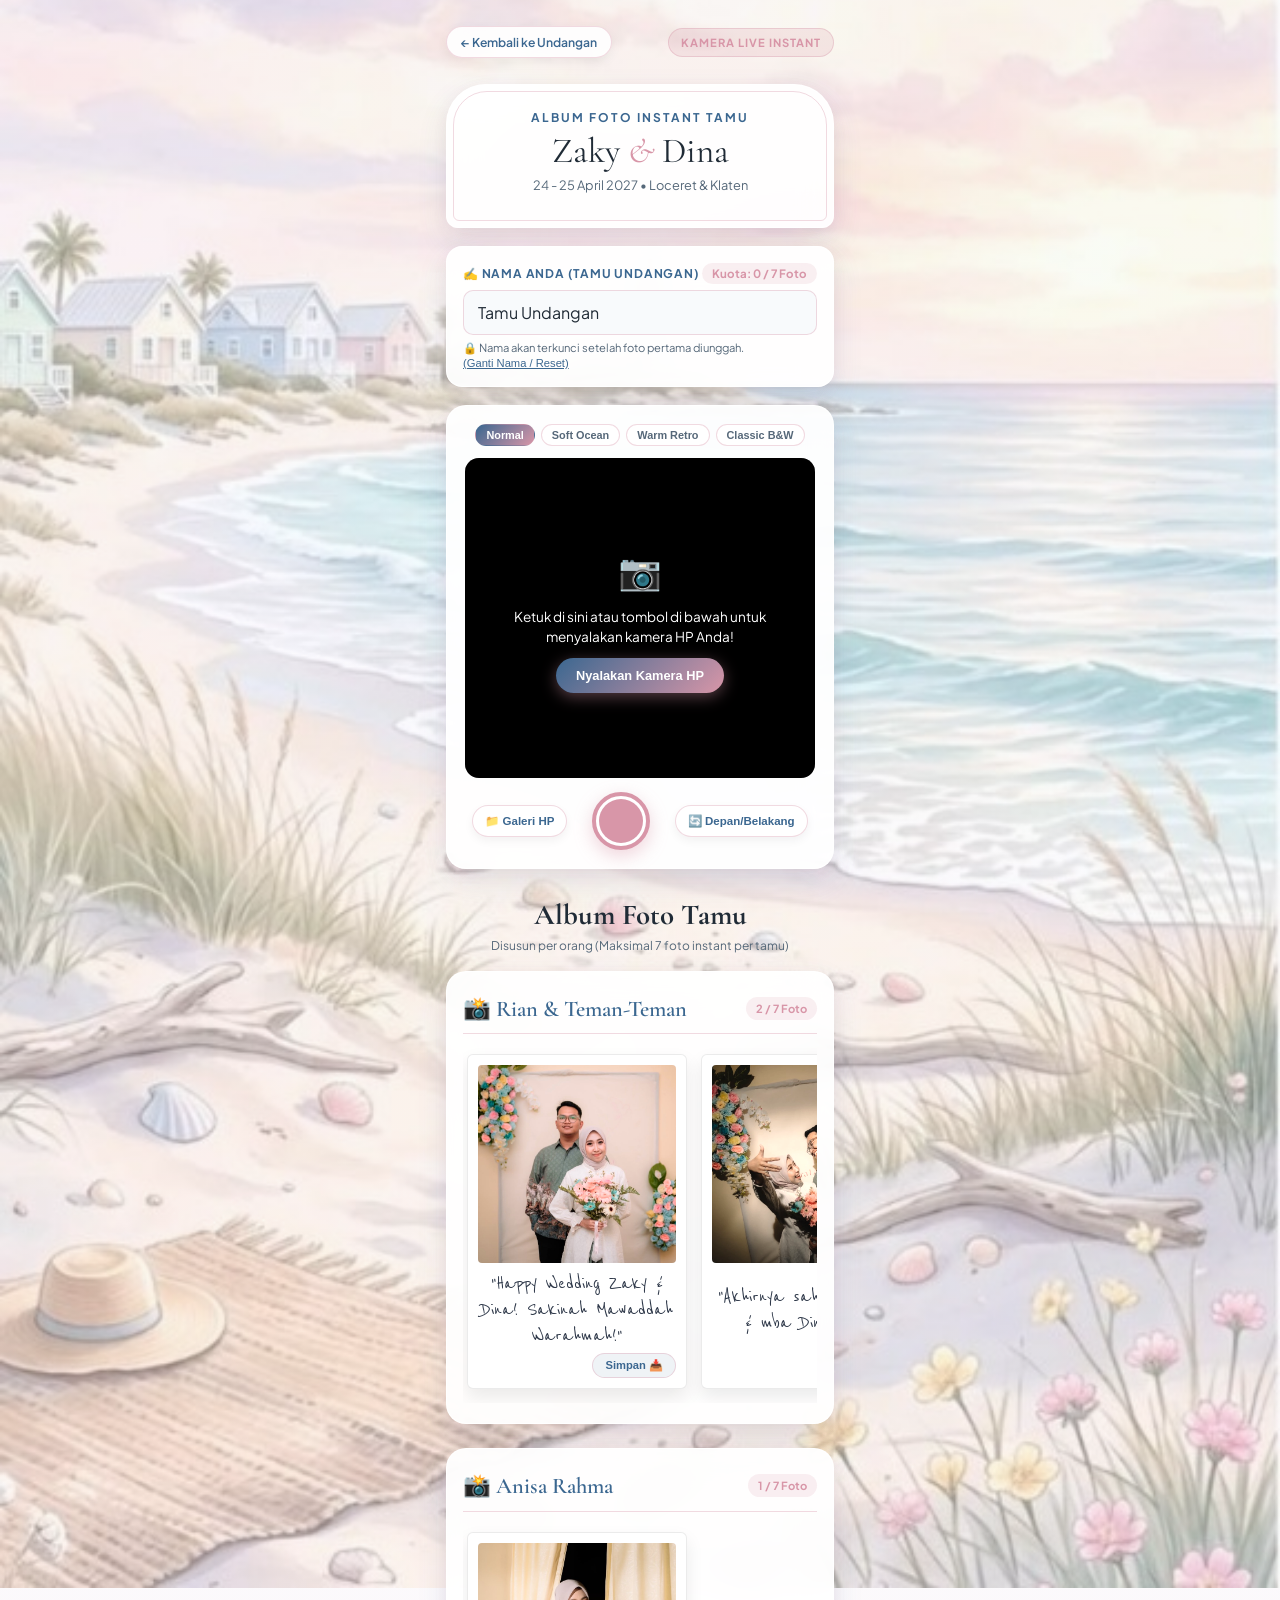
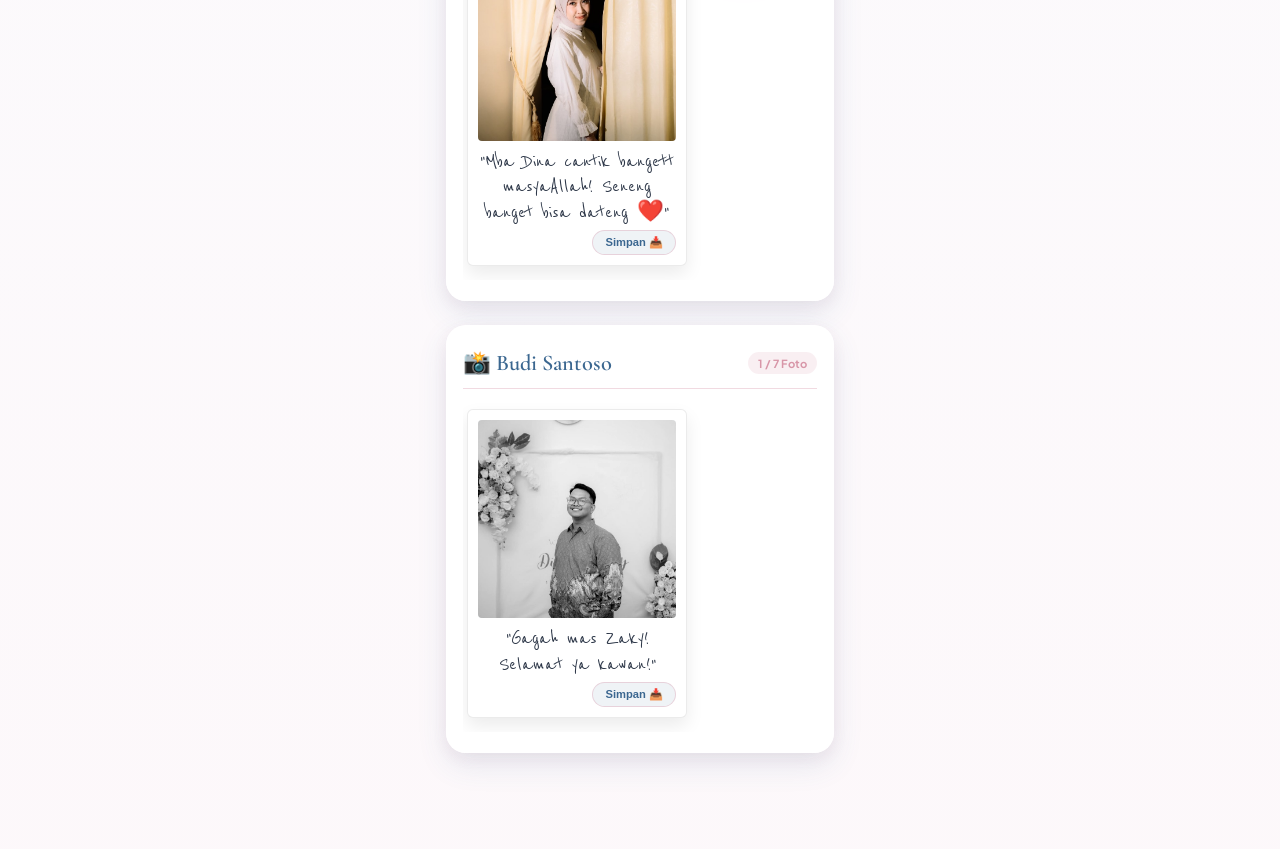
<file: album.html>
<!DOCTYPE html>
<html lang="id">

<head>
  <meta charset="UTF-8">
  <meta name="viewport" content="width=device-width, initial-scale=1.0, maximum-scale=1.0, user-scalable=no">
  <title>Kamera Live & Album Momen Tamu - Zaky & Dina</title>
  <meta name="description" content="Kamera live instant dan album foto digital per orang untuk acara pernikahan Zaky & Dina.">

  <!-- Google Fonts -->
  <link rel="preconnect" href="https://fonts.googleapis.com">
  <link rel="preconnect" href="https://fonts.gstatic.com" crossorigin>
  <link href="https://fonts.googleapis.com/css2?family=Cormorant+Garamond:ital,wght@0,400;0,600;1,400&family=Plus+Jakarta+Sans:wght@300;400;500;600;700&family=Reenie+Beanie&display=swap" rel="stylesheet">

  <style>
    :root {
      --bg-card-glass: rgba(255, 255, 255, 0.94);
      --border-pink-glow: rgba(216, 150, 168, 0.35);
      --border-blue-glow: rgba(121, 157, 194, 0.35);
      
      --blue-primary: #3B6790;
      --blue-soft: #5C82A6;
      --pink-primary: #D896A8;
      --pink-soft: #E8B4C2;
      
      --text-dark: #202B36;
      --text-muted: #566879;
      
      --font-serif: 'Cormorant Garamond', serif;
      --font-sans: 'Plus Jakarta Sans', sans-serif;
      --font-polaroid: 'Reenie Beanie', cursive, sans-serif;
      --shadow-card: 0 12px 30px rgba(59, 103, 144, 0.12), 0 5px 15px rgba(216, 150, 168, 0.12);
    }

    *, *::before, *::after {
      box-sizing: border-box !important;
      margin: 0;
      padding: 0;
    }

    html, body {
      width: 100%;
      min-height: 100vh;
    }

    body {
      font-family: var(--font-sans);
      background: linear-gradient(rgba(240, 246, 253, 0.35), rgba(248, 235, 242, 0.35)), url('assets/images/beach_bg.jpg') center/cover no-repeat fixed;
      color: var(--text-dark);
      min-height: 100vh;
      padding-bottom: 80px;
      line-height: 1.5;
      -webkit-font-smoothing: antialiased;
    }

    .app-wrapper {
      width: 100%;
      max-width: 420px;
      margin: 0 auto;
      padding: 16px;
      box-sizing: border-box;
    }

    /* Top Navigation */
    .top-header {
      display: flex;
      justify-content: space-between;
      align-items: center;
      padding: 10px 0;
      margin-bottom: 16px;
    }

    .btn-back {
      background: rgba(255, 255, 255, 0.9);
      backdrop-filter: blur(10px);
      border: 1px solid var(--border-pink-glow);
      color: var(--blue-primary);
      text-decoration: none;
      font-size: 0.76rem;
      font-weight: 600;
      padding: 6px 14px;
      border-radius: 50px;
      display: inline-flex;
      align-items: center;
      gap: 6px;
      box-shadow: 0 4px 12px rgba(0, 0, 0, 0.05);
    }

    .header-badge {
      background: rgba(216, 150, 168, 0.18);
      border: 1px solid var(--border-pink-glow);
      color: var(--pink-primary);
      padding: 5px 12px;
      border-radius: 50px;
      font-size: 0.7rem;
      font-weight: 700;
      letter-spacing: 1px;
      text-transform: uppercase;
    }

    /* Event Hero Banner */
    .album-hero {
      background: var(--bg-card-glass);
      backdrop-filter: blur(16px);
      -webkit-backdrop-filter: blur(16px);
      border: 1px solid rgba(255, 255, 255, 0.95);
      border-radius: 40px 40px 12px 12px;
      padding: 24px 18px 20px;
      text-align: center;
      margin-bottom: 18px;
      box-shadow: var(--shadow-card);
      position: relative;
    }

    .album-hero::after {
      content: '';
      position: absolute;
      inset: 6px;
      border: 1px solid var(--border-pink-glow);
      border-radius: 34px 34px 6px 6px;
      pointer-events: none;
    }

    .album-hero-subtitle {
      font-size: 0.75rem;
      color: var(--blue-primary);
      text-transform: uppercase;
      letter-spacing: 2px;
      font-weight: 700;
      margin-bottom: 4px;
    }

    .album-hero-title {
      font-family: var(--font-serif);
      font-size: 2.2rem;
      color: var(--text-dark);
      font-weight: 400;
      line-height: 1.15;
    }

    .album-hero-title span {
      color: var(--pink-primary);
      font-style: italic;
    }

    .album-hero-date {
      font-size: 0.8rem;
      color: var(--text-muted);
      margin-top: 4px;
      margin-bottom: 12px;
    }

    /* Kamera Viewfinder Direct Card */
    .live-camera-card {
      background: var(--bg-card-glass);
      backdrop-filter: blur(16px);
      border: 1px solid rgba(255, 255, 255, 0.95);
      border-radius: 20px;
      padding: 18px;
      text-align: center;
      margin-bottom: 24px;
      box-shadow: var(--shadow-card);
      position: relative;
    }

    .camera-box-viewfinder {
      position: relative;
      width: 100%;
      aspect-ratio: 1 / 1;
      max-height: 320px;
      background: #000;
      border-radius: 14px;
      overflow: hidden;
      margin: 0 auto 14px;
      display: flex;
      justify-content: center;
      align-items: center;
      box-shadow: inset 0 0 20px rgba(0,0,0,0.6);
    }

    .camera-video-stream {
      width: 100%;
      height: 100%;
      object-fit: cover;
    }

    .camera-canvas-hidden {
      display: none;
    }

    .camera-placeholder-msg {
      color: #FFF;
      padding: 20px;
      font-size: 0.85rem;
      display: flex;
      flex-direction: column;
      align-items: center;
      gap: 10px;
    }

    .btn-start-camera {
      background: linear-gradient(135deg, var(--blue-primary), var(--pink-primary));
      color: #FFF;
      border: none;
      padding: 10px 20px;
      border-radius: 50px;
      font-size: 0.8rem;
      font-weight: 700;
      cursor: pointer;
      box-shadow: 0 4px 15px rgba(216, 150, 168, 0.4);
    }

    .camera-controls-bar {
      display: flex;
      justify-content: space-around;
      align-items: center;
      gap: 10px;
    }

    .btn-shutter {
      width: 58px;
      height: 58px;
      border-radius: 50%;
      background: #FFF;
      border: 4px solid var(--pink-primary);
      cursor: pointer;
      box-shadow: 0 6px 18px rgba(216, 150, 168, 0.4);
      display: flex;
      justify-content: center;
      align-items: center;
      transition: transform 0.2s ease;
    }

    .btn-shutter:active {
      transform: scale(0.9);
    }

    .btn-shutter-inner {
      width: 44px;
      height: 44px;
      border-radius: 50%;
      background: var(--pink-primary);
    }

    .btn-upload-file, .btn-flip-cam {
      background: #FFF;
      border: 1px solid var(--border-pink-glow);
      color: var(--blue-primary);
      padding: 8px 12px;
      border-radius: 50px;
      font-size: 0.72rem;
      font-weight: 600;
      cursor: pointer;
      display: inline-flex;
      align-items: center;
      gap: 5px;
      box-shadow: 0 4px 10px rgba(0,0,0,0.05);
    }

    /* Filter Preset Buttons */
    .filter-selector-bar {
      display: flex;
      justify-content: center;
      gap: 6px;
      margin-bottom: 12px;
    }

    .filter-pill {
      background: #FFF;
      border: 1px solid var(--border-pink-glow);
      color: var(--text-muted);
      padding: 4px 10px;
      border-radius: 50px;
      font-size: 0.68rem;
      font-weight: 600;
      cursor: pointer;
    }

    .filter-pill.active {
      background: linear-gradient(135deg, var(--blue-primary), var(--pink-primary));
      color: #FFF;
      border-color: transparent;
    }

    /* Galeri Per Orang (Polaroid Stack) */
    .gallery-header {
      margin-bottom: 16px;
      text-align: center;
    }

    .gallery-title {
      font-family: var(--font-serif);
      font-size: 1.8rem;
      color: var(--text-dark);
    }

    .gallery-subtitle {
      font-size: 0.75rem;
      color: var(--text-muted);
    }

    .guest-groups-list {
      display: flex;
      flex-direction: column;
      gap: 24px;
    }

    /* Polaroid Card Group */
    .guest-polaroid-card {
      background: var(--bg-card-glass);
      backdrop-filter: blur(16px);
      border: 1px solid rgba(255, 255, 255, 0.95);
      border-radius: 20px;
      padding: 20px 16px;
      box-shadow: var(--shadow-card);
    }

    .guest-header {
      display: flex;
      justify-content: space-between;
      align-items: center;
      margin-bottom: 14px;
      padding-bottom: 8px;
      border-bottom: 1px solid var(--border-pink-glow);
    }

    .counter-bar {
      display: inline-flex;
      align-items: center;
      gap: 6px;
      background: rgba(59, 103, 144, 0.08);
      border: 1px solid var(--border-pink-glow);
      padding: 6px 14px;
      border-radius: 50px;
      font-size: 0.78rem;
      color: var(--text-dark);
      font-weight: 600;
    }

    /* Identitas Nama Tamu */
    .guest-identity-card {
      background: var(--bg-card-glass);
      backdrop-filter: blur(16px);
      border: 1px solid rgba(255, 255, 255, 0.95);
      border-radius: 16px;
      padding: 16px;
      margin-bottom: 18px;
      box-shadow: var(--shadow-card);
    }

    .guest-name-title {
      font-family: var(--font-serif);
      font-size: 1.4rem;
      color: var(--blue-primary);
      font-weight: 600;
    }

    .guest-limit-badge {
      font-size: 0.7rem;
      background: rgba(216, 150, 168, 0.15);
      color: var(--pink-primary);
      padding: 3px 10px;
      border-radius: 50px;
      font-weight: 700;
    }

    /* Instant Photo Strip Slider */
    .polaroid-slider {
      display: flex;
      gap: 14px;
      overflow-x: auto;
      padding: 6px 4px 14px;
      scroll-snap-type: x mandatory;
    }

    .polaroid-slider::-webkit-scrollbar {
      height: 4px;
    }
    .polaroid-slider::-webkit-scrollbar-thumb {
      background: var(--pink-primary);
      border-radius: 10px;
    }

    .polaroid-frame {
      flex: 0 0 220px;
      background: #FFF;
      border: 1px solid rgba(0, 0, 0, 0.08);
      border-radius: 6px;
      padding: 10px 10px 10px;
      box-shadow: 0 8px 18px rgba(0,0,0,0.08);
      scroll-snap-align: center;
      display: flex;
      flex-direction: column;
      position: relative;
      min-height: 290px;
    }

    .polaroid-img-box {
      width: 100%;
      aspect-ratio: 1 / 1;
      overflow: hidden;
      border-radius: 4px;
      background: #F1F5F9;
    }

    .polaroid-img-box img {
      width: 100%;
      height: 100%;
      object-fit: cover;
    }

    .polaroid-caption {
      font-family: var(--font-polaroid);
      font-size: 1.35rem;
      color: #2D3748;
      margin-top: 8px;
      text-align: center;
      line-height: 1.2;
      flex-grow: 1;
      display: flex;
      align-items: center;
      justify-content: center;
    }

    .polaroid-footer {
      display: flex;
      justify-content: flex-end;
      align-items: flex-end;
      margin-top: auto;
      padding-top: 4px;
      width: 100%;
    }

    .btn-download {
      background: rgba(59, 103, 144, 0.08);
      border: 1px solid var(--border-pink-glow);
      color: var(--blue-primary);
      text-decoration: none;
      font-size: 0.7rem;
      font-weight: 700;
      padding: 5px 12px;
      border-radius: 50px;
      cursor: pointer;
      display: inline-flex;
      align-items: center;
      gap: 4px;
      transition: all 0.25s ease;
    }

    .btn-download:hover {
      background: linear-gradient(135deg, var(--blue-primary), var(--pink-primary));
      color: #FFF;
      border-color: transparent;
      box-shadow: 0 4px 12px rgba(216, 150, 168, 0.3);
    }

    /* Modal Form Detail Foto */
    .modal-save-photo {
      position: fixed;
      top: 0; left: 0; width: 100%; height: 100%;
      background: rgba(32, 43, 54, 0.88);
      backdrop-filter: blur(12px);
      z-index: 100000;
      display: none;
      justify-content: center;
      align-items: center;
      padding: 16px;
    }

    .modal-save-photo.active {
      display: flex;
    }

    .modal-save-card {
      background: #FFF;
      border-radius: 24px;
      padding: 26px 20px;
      max-width: 360px;
      width: 100%;
      box-shadow: var(--shadow-card);
      position: relative;
    }

    .modal-close {
      position: absolute;
      top: 12px;
      right: 16px;
      font-size: 1.8rem;
      color: var(--text-muted);
      cursor: pointer;
    }

    .form-group {
      margin-bottom: 14px;
    }

    .form-label {
      display: block;
      font-size: 0.75rem;
      font-weight: 700;
      text-transform: uppercase;
      letter-spacing: 0.8px;
      color: var(--blue-primary);
      margin-bottom: 4px;
    }

    .form-input, .form-textarea {
      width: 100%;
      padding: 11px 14px;
      background: #F8FAFC;
      border: 1px solid var(--border-pink-glow);
      border-radius: 10px;
      color: var(--text-dark);
      font-family: var(--font-sans);
      font-size: 16px;
      outline: none;
    }

    .btn-submit-photo {
      width: 100%;
      background: linear-gradient(135deg, var(--blue-primary) 0%, var(--pink-primary) 100%);
      color: #FFF;
      border: none;
      padding: 13px 20px;
      border-radius: 50px;
      font-size: 0.82rem;
      font-weight: 700;
      letter-spacing: 1.2px;
      text-transform: uppercase;
      cursor: pointer;
      box-shadow: 0 8px 24px rgba(216, 150, 168, 0.4);
      display: inline-flex;
      align-items: center;
      justify-content: center;
      gap: 6px;
      transition: all 0.3s cubic-bezier(0.16, 1, 0.3, 1);
    }

    .btn-submit-photo:hover {
      transform: translateY(-2px);
      box-shadow: 0 12px 28px rgba(59, 103, 144, 0.4);
    }

    .btn-submit-photo:active {
      transform: scale(0.98);
    }
  </style>
</head>

<body>
  <div class="app-wrapper">
    <!-- Top Header -->
    <header class="top-header">
      <a href="index.html" class="btn-back">
        ← Kembali ke Undangan
      </a>
      <span class="header-badge">Kamera Live Instant</span>
    </header>

    <!-- Event Hero Banner -->
    <div class="album-hero">
      <p class="album-hero-subtitle">Album Foto Instant Tamu</p>
      <h1 class="album-hero-title">Zaky <span>&</span> Dina</h1>
      <p class="album-hero-date">24 - 25 April 2027 • Loceret & Klaten</p>
    </div>

    <!-- Identitas Nama Tamu & Pengunci Perangkat -->
    <div class="guest-identity-card">
      <div style="display: flex; justify-content: space-between; align-items: center; margin-bottom: 6px;">
        <label class="form-label" style="margin-bottom: 0;">✍️ Nama Anda (Tamu Undangan)</label>
        <span id="device-quota-badge" style="font-size: 0.72rem; font-weight: 700; color: var(--pink-primary); background: rgba(216, 150, 168, 0.15); padding: 2px 10px; border-radius: 50px;">
          Kuota: 0 / 7 Foto
        </span>
      </div>
      <input type="text" id="global-guest-name" class="form-input" placeholder="Ketik nama Anda di sini (cth: Rian)..." value="Tamu Undangan">
      <span id="identity-lock-info" style="font-size: 0.7rem; color: var(--text-muted); display: block; margin-top: 5px; line-height: 1.35;">
        🔒 Nama akan terkunci setelah foto pertama diunggah. <button type="button" onclick="localStorage.removeItem('zaky_dina_locked_guest_name'); location.reload();" style="background: none; border: none; font-size: 0.7rem; color: var(--blue-primary); cursor: pointer; text-decoration: underline; padding: 0;">(Ganti Nama / Reset)</button>
      </span>
    </div>

    <!-- Live Camera Viewfinder Card -->
    <div class="live-camera-card">
      <div class="filter-selector-bar">
        <button class="filter-pill active" data-filter="none">Normal</button>
        <button class="filter-pill" data-filter="ocean">Soft Ocean</button>
        <button class="filter-pill" data-filter="warm">Warm Retro</button>
        <button class="filter-pill" data-filter="bw">Classic B&W</button>
      </div>

      <!-- Viewfinder Stream Box -->
      <div class="camera-box-viewfinder" id="viewfinder-box" onclick="startCameraStream()">
        <video id="camera-stream" class="camera-video-stream" autoplay playsinline muted style="display: none;"></video>
        <canvas id="camera-canvas" class="camera-canvas-hidden"></canvas>
        
        <div id="camera-placeholder" class="camera-placeholder-msg">
          <div style="font-size: 2.2rem;">📷</div>
          <p>Ketuk di sini atau tombol di bawah untuk menyalakan kamera HP Anda!</p>
          <button type="button" class="btn-start-camera" id="btn-start-cam">Nyalakan Kamera HP</button>
        </div>
      </div>

      <!-- Control Bar -->
      <div class="camera-controls-bar">
        <button type="button" class="btn-upload-file" onclick="document.getElementById('file-input').click()">
          📁 Galeri HP
        </button>
        <input type="file" id="file-input" accept="image/*" style="display: none;">

        <button type="button" class="btn-shutter" id="btn-snap-photo" title="Jepret Foto">
          <div class="btn-shutter-inner"></div>
        </button>

        <button type="button" class="btn-flip-cam" id="btn-flip-cam" title="Balik Kamera Depan/Belakang">
          🔄 Depan/Belakang
        </button>
      </div>
    </div>

    <!-- Galeri Per Orang Section -->
    <div class="gallery-header">
      <h2 class="gallery-title">Album Foto Tamu</h2>
      <p class="gallery-subtitle">Disusun per orang (Maksimal 7 foto instant per tamu)</p>
    </div>

    <!-- List Group Per Orang -->
    <div class="guest-groups-list" id="guest-groups-list">
      <!-- Groups will be rendered dynamically per guest -->
    </div>
  </div>

  <!-- Modal Simpan Foto & Preview Caption -->
  <div class="modal-save-photo" id="modal-save">
    <div class="modal-save-card">
      <span class="modal-close" id="close-save">&times;</span>
      <h3 style="font-family: var(--font-serif); font-size: 1.5rem; margin-bottom: 12px; color: var(--text-dark);">Pratinjau Foto Instant</h3>

      <div style="width: 100%; aspect-ratio: 1 / 1; max-height: 240px; border-radius: 10px; overflow: hidden; margin: 0 auto 14px; border: 1px solid var(--border-pink-glow);">
        <img id="save-preview-img" style="width: 100%; height: 100%; object-fit: cover;" alt="Hasil Foto">
      </div>

      <div class="form-group">
        <label class="form-label">Nama Anda</label>
        <input type="text" id="guest-name-input" class="form-input" placeholder="Masukkan nama Anda..." required>
      </div>

      <div class="form-group">
        <label class="form-label">Tulisan / Caption Foto (Opsional)</label>
        <input type="text" id="guest-caption-input" class="form-input" placeholder="Tuliskan ucapan / cerita singkat (boleh dikosongkan)...">
      </div>

      <button type="button" class="btn-submit-photo" id="btn-save-photo">
        <svg viewBox="0 0 24 24" width="18" height="18" fill="currentColor" style="margin-right: 6px;">
          <path d="M17 3H5c-1.11 0-2 .9-2 2v14c0 1.1.89 2 2 2h14c1.1 0 2-.9 2-2V7l-4-4zm-5 16c-1.66 0-3-1.34-3-3s1.34-3 3-3 3 1.34 3 3-1.34 3-3 3zm3-10H5V5h10v4z"/>
        </svg>
        <span>Simpan ke Album Instant</span>
      </button>
    </div>
  </div>

  <!-- Modal Pilihan Download Foto (Polaroid vs Asli) -->
  <div class="modal-save-photo" id="modal-download-choice">
    <div class="modal-save-card" style="text-align: center;">
      <span class="modal-close" id="close-download-choice">&times;</span>
      <h3 style="font-family: var(--font-serif); font-size: 1.5rem; margin-bottom: 6px; color: var(--text-dark);">Opsi Simpan Foto</h3>
      <p style="font-size: 0.78rem; color: var(--text-muted); margin-bottom: 18px;">Pilih format penyimpanan foto yang Anda inginkan:</p>

      <div style="display: flex; flex-direction: column; gap: 10px;">
        <button type="button" class="btn-submit-photo" id="btn-dl-polaroid" style="background: linear-gradient(135deg, var(--blue-primary), var(--pink-primary));">
          🖼️ Simpan dengan Bingkai Polaroid
        </button>

        <button type="button" class="btn-submit-photo" id="btn-dl-raw" style="background: #FFF; color: var(--blue-primary); border: 1px solid var(--border-pink-glow); box-shadow: none;">
          📷 Simpan Foto Asli (Tanpa Bingkai)
        </button>
      </div>
    </div>
  </div>

  <!-- Toast Notifikasi Tambah Foto -->
  <div id="album-toast" style="position: fixed; bottom: 30px; left: 50%; transform: translateX(-50%) translateY(100px); background: #202B36; color: #FFF; padding: 10px 20px; border-radius: 50px; font-size: 0.8rem; font-weight: 600; box-shadow: 0 8px 24px rgba(0,0,0,0.3); z-index: 100000; opacity: 0; transition: all 0.3s ease;">
    ✨ Foto berhasil dimasukkan ke album!
  </div>

  <!-- JavaScript -->
  <script src="config.js"></script>
  <script src="album.js"></script>
</body>

</html>
</file>
